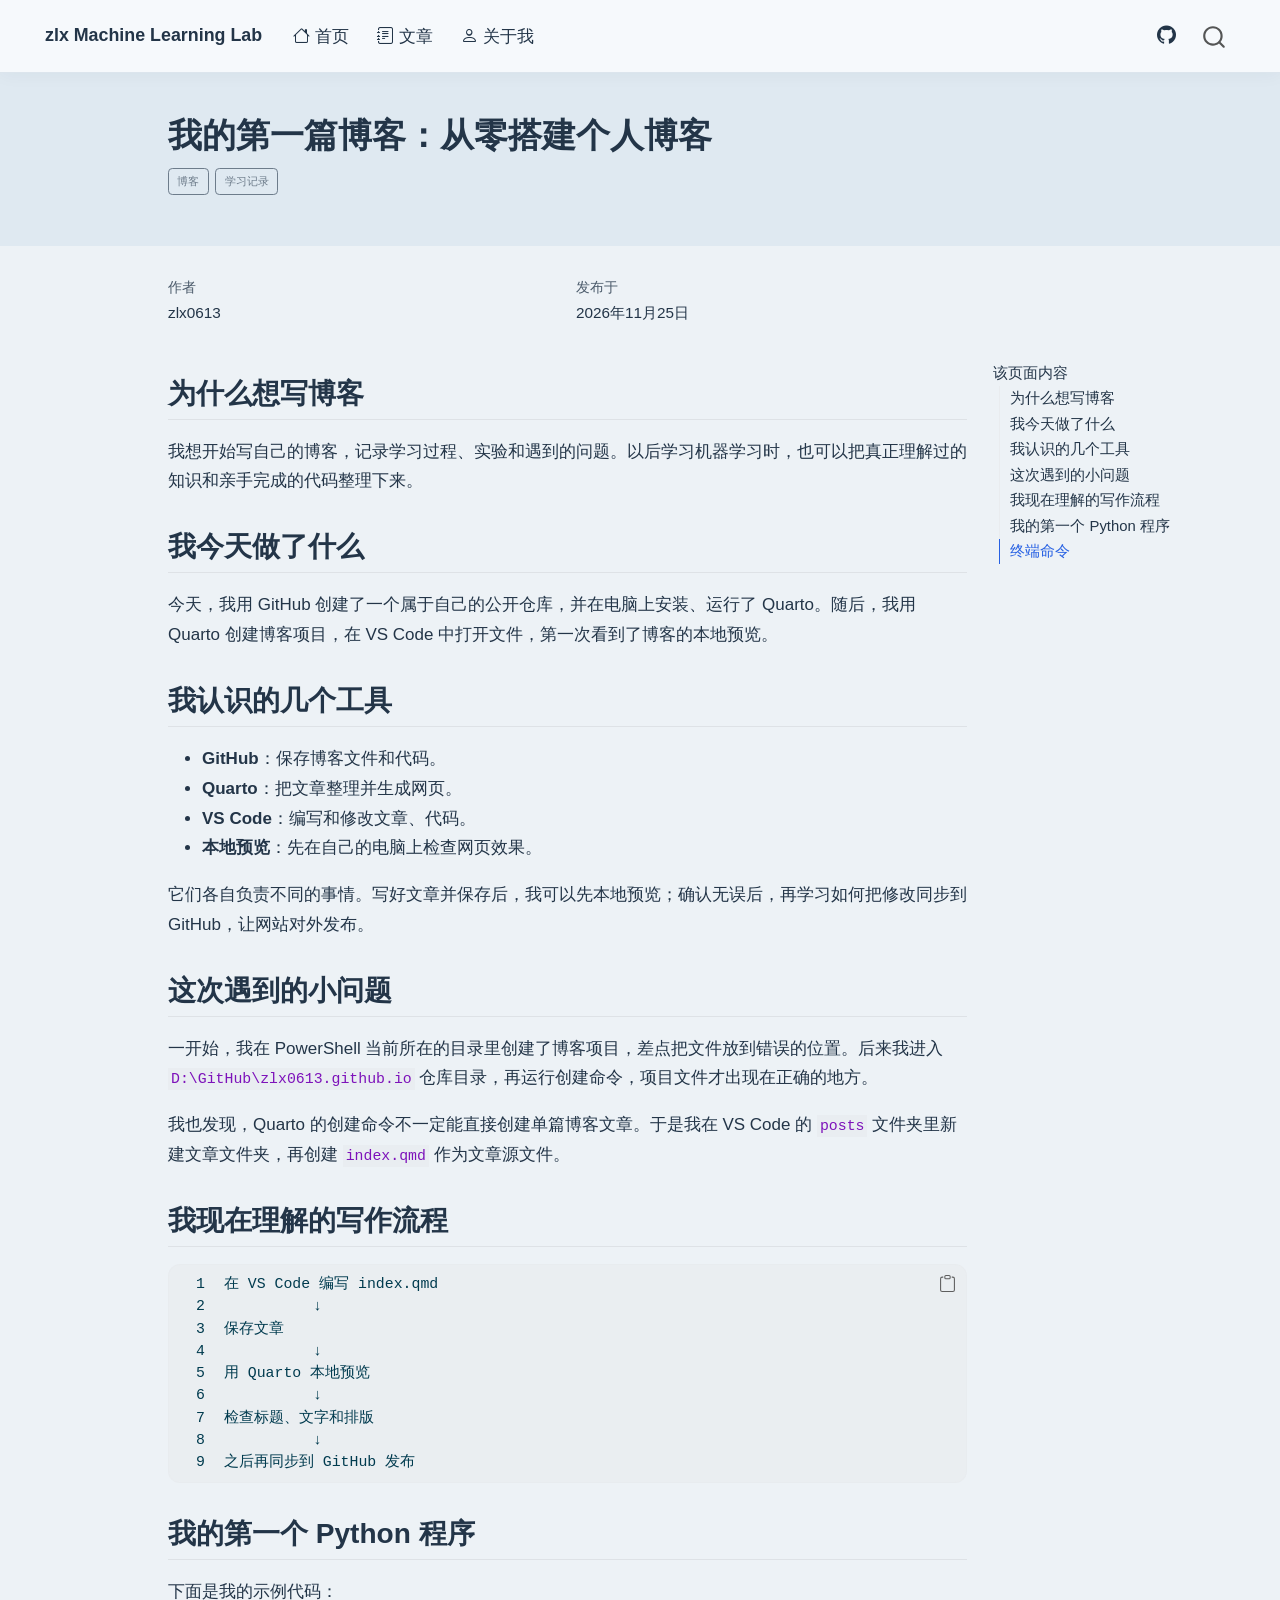
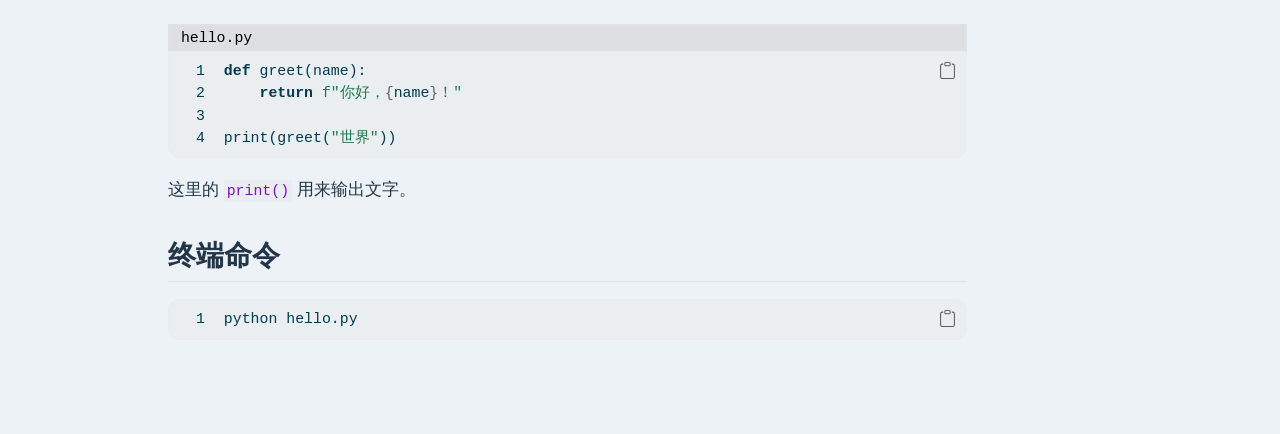
<file: docs/posts/my-first-post/index.html>
<!DOCTYPE html>
<html xmlns="http://www.w3.org/1999/xhtml" lang="zh-CN" xml:lang="zh-CN"><head>

<meta charset="utf-8">
<meta name="generator" content="quarto-1.11.9">

<meta name="viewport" content="width=device-width, initial-scale=1.0, user-scalable=yes">

<meta name="author" content="zlx0613">

<title>我的第一篇博客：从零搭建个人博客 – zlx Machine Learning Lab</title>
<style>
/* Default styles provided by pandoc.
** See https://pandoc.org/MANUAL.html#variables-for-html for config info.
*/
span.smallcaps{font-variant: small-caps;}
div.columns{display: flex; gap: 1.5em;}
div.column{flex: auto;}
@media screen {
div.columns{gap: min(4vw, 1.5em);}
div.column{overflow-x: auto;}
}
div.hanging-indent{margin-left: 1.5em; text-indent: -1.5em;}
ul.task-list{list-style: none;}
ul.task-list li input[type="checkbox"] {
  width: 0.8em;
  margin: 0 0.8em 0.2em -1em; /* quarto-specific, see https://github.com/quarto-dev/quarto-cli/issues/4556 */ 
  vertical-align: middle;
}
/* CSS for syntax highlighting */
html { -webkit-text-size-adjust: 100%; }
pre > code.sourceCode { white-space: pre; position: relative; }
pre > code.sourceCode > span { display: inline-block; line-height: 1.25; }
pre > code.sourceCode > span:empty { height: 1.2em; }
.sourceCode { overflow: visible; }
code.sourceCode > span { color: inherit; text-decoration: inherit; }
div.sourceCode { margin: 1em 0; }
pre.sourceCode { margin: 0; }
@media screen {
div.sourceCode { overflow: auto; }
}
@media print {
pre > code.sourceCode { white-space: pre-wrap; }
pre > code.sourceCode > span { text-indent: -5em; padding-left: 5em; }
}
pre.numberSource code
  { counter-reset: source-line 0; }
pre.numberSource code > span
  { position: relative; left: -4em; counter-increment: source-line; }
pre.numberSource code > span > a:first-child::before
  { content: counter(source-line);
    position: relative; left: -1em; text-align: right; vertical-align: baseline;
    border: none; display: inline-block;
    -webkit-touch-callout: none; -webkit-user-select: none;
    -khtml-user-select: none; -moz-user-select: none;
    -ms-user-select: none; user-select: none;
    padding: 0 4px; width: 4em;
  }
pre.numberSource { margin-left: 3em;  padding-left: 4px; }
div.sourceCode
  {   }
@media screen {
pre > code.sourceCode > span > a:first-child::before { text-decoration: underline; }
}
</style>


<script src="../../site_libs/quarto-nav/quarto-nav.js"></script>
<script src="../../site_libs/clipboard/clipboard.min.js"></script>
<script src="../../site_libs/quarto-search/autocomplete.umd.js"></script>
<script src="../../site_libs/quarto-search/fuse.min.js"></script>
<script src="../../site_libs/quarto-search/quarto-search.js"></script>
<meta name="quarto:offset" content="../../">
<script src="../../site_libs/quarto-html/quarto.js" type="module"></script>
<script src="../../site_libs/quarto-html/tabsets/tabsets.js" type="module"></script>
<script src="../../site_libs/quarto-html/scrollable-regions/scrollable-regions.js" type="module"></script>
<script src="../../site_libs/quarto-html/popper.min.js"></script>
<script src="../../site_libs/quarto-html/tippy.umd.min.js"></script>
<script src="../../site_libs/quarto-html/anchor.min.js"></script>
<link href="../../site_libs/quarto-html/tippy.css" rel="stylesheet">
<link href="../../site_libs/quarto-html/quarto-syntax-highlighting-63b5708e65d6cd79cd7618c58d0c21e7.css" rel="stylesheet" id="quarto-text-highlighting-styles">
<script src="../../site_libs/bootstrap/bootstrap.min.js"></script>
<link href="../../site_libs/bootstrap/bootstrap-icons.css" rel="stylesheet">
<link href="../../site_libs/bootstrap/bootstrap-8cd2f91d7adeeab3718b1a3729f2edce.min.css" rel="stylesheet" append-hash="true" id="quarto-bootstrap" data-mode="light">
<script id="quarto-search-options" type="application/json">{
  "location": "navbar",
  "copy-button": false,
  "collapse-after": 3,
  "panel-placement": "end",
  "type": "overlay",
  "limit": 50,
  "keyboard-shortcut": [
    "f",
    "/",
    "s"
  ],
  "show-item-context": false,
  "language": {
    "search-no-results-text": "没有结果",
    "search-matching-documents-text": "匹配的文档",
    "search-copy-link-title": "复制搜索链接",
    "search-hide-matches-text": "隐藏其它匹配结果",
    "search-more-match-text": "更多匹配结果",
    "search-more-matches-text": "更多匹配结果",
    "search-clear-button-title": "清除",
    "search-text-placeholder": "",
    "search-detached-cancel-button-title": "取消",
    "search-submit-button-title": "提交",
    "search-label": "搜索"
  }
}</script>


<link rel="stylesheet" href="../../styles.css">
</head>

<body class="nav-fixed quarto-light"><a id="quarto-skip-link" class="visually-hidden-focusable" href="#quarto-document-content">跳至主要内容</a>

<div id="quarto-search-results"></div>
  <header id="quarto-header" class="headroom fixed-top quarto-banner">
    <nav class="navbar navbar-expand-lg " data-bs-theme="dark" aria-label="网站">
      <div class="navbar-container container-fluid">
      <div class="navbar-brand-container mx-auto">
    <a class="navbar-brand" href="../../index.html">
    <span class="navbar-title">zlx Machine Learning Lab</span>
    </a>
  </div>
          <button class="navbar-toggler" type="button" data-bs-toggle="collapse" data-bs-target="#navbarCollapse" aria-controls="navbarCollapse" aria-expanded="false" aria-label="展开或折叠导航栏" onclick="if (window.quartoToggleHeadroom) { window.quartoToggleHeadroom(); }">
  <span class="navbar-toggler-icon"></span>
</button>
          <div class="collapse navbar-collapse" id="navbarCollapse">
            <ul class="navbar-nav navbar-nav-scroll me-auto">
  <li class="nav-item">
    <a class="nav-link" href="../../index.html"> <i class="bi bi-house" role="img">
</i> 
<span class="menu-text">首页</span></a>
  </li>  
  <li class="nav-item">
    <a class="nav-link" href="../../index.html#journal"> <i class="bi bi-journal-text" role="img">
</i> 
<span class="menu-text">文章</span></a>
  </li>  
  <li class="nav-item">
    <a class="nav-link" href="../../about.html"> <i class="bi bi-person" role="img">
</i> 
<span class="menu-text">关于我</span></a>
  </li>  
</ul>
            <ul class="navbar-nav navbar-nav-scroll ms-auto">
  <li class="nav-item compact">
    <a class="nav-link" href="https://github.com/zlx0613"> <i class="bi bi-github" role="img" aria-label="GitHub">
</i> 
<span class="menu-text"></span></a>
  </li>  
</ul>
          </div> <!-- /navcollapse -->
            <div class="quarto-navbar-tools">
</div>
            <div id="quarto-search" class="" title="搜索"></div>
      </div> <!-- /container-fluid -->
    </nav>
</header>
<!-- content -->
<header id="title-block-header" class="quarto-title-block default page-columns page-full">
  <div class="quarto-title-banner page-columns page-full">
    <div class="quarto-title column-body">
      <h1 class="title">我的第一篇博客：从零搭建个人博客</h1>
                                <div class="quarto-categories">
                <div class="quarto-category">博客</div>
                <div class="quarto-category">学习记录</div>
              </div>
                  </div>
  </div>
    
  
  <div class="quarto-title-meta">

      <div>
      <div class="quarto-title-meta-heading">作者</div>
      <div class="quarto-title-meta-contents">
               <p>zlx0613 </p>
            </div>
    </div>
      
      <div>
      <div class="quarto-title-meta-heading">发布于</div>
      <div class="quarto-title-meta-contents">
        <p class="date">2026年11月25日</p>
      </div>
    </div>
    
      
    </div>
    
  
  </header><div id="quarto-content" class="quarto-container page-columns page-rows-contents page-layout-article page-navbar">
<!-- sidebar -->
<!-- margin-sidebar -->
    <div id="quarto-margin-sidebar" class="sidebar margin-sidebar">
        <nav id="TOC" role="doc-toc" aria-labelledby="toc-title" class="toc-active">
    <h2 id="toc-title">该页面内容</h2>
   
  <ul>
  <li><a href="#为什么想写博客" id="toc-为什么想写博客" class="nav-link active" data-scroll-target="#为什么想写博客">为什么想写博客</a></li>
  <li><a href="#我今天做了什么" id="toc-我今天做了什么" class="nav-link" data-scroll-target="#我今天做了什么">我今天做了什么</a></li>
  <li><a href="#我认识的几个工具" id="toc-我认识的几个工具" class="nav-link" data-scroll-target="#我认识的几个工具">我认识的几个工具</a></li>
  <li><a href="#这次遇到的小问题" id="toc-这次遇到的小问题" class="nav-link" data-scroll-target="#这次遇到的小问题">这次遇到的小问题</a></li>
  <li><a href="#我现在理解的写作流程" id="toc-我现在理解的写作流程" class="nav-link" data-scroll-target="#我现在理解的写作流程">我现在理解的写作流程</a></li>
  <li><a href="#我的第一个-python-程序" id="toc-我的第一个-python-程序" class="nav-link" data-scroll-target="#我的第一个-python-程序">我的第一个 Python 程序</a></li>
  <li><a href="#终端命令" id="toc-终端命令" class="nav-link" data-scroll-target="#终端命令">终端命令</a></li>
  </ul>
</nav>
    </div>
<!-- main -->
<main class="content quarto-banner-title-block" id="quarto-document-content" tabindex="-1">





<section id="为什么想写博客" class="level2">
<h2 class="anchored" data-anchor-id="为什么想写博客">为什么想写博客</h2>
<p>我想开始写自己的博客，记录学习过程、实验和遇到的问题。以后学习机器学习时，也可以把真正理解过的知识和亲手完成的代码整理下来。</p>
</section>
<section id="我今天做了什么" class="level2">
<h2 class="anchored" data-anchor-id="我今天做了什么">我今天做了什么</h2>
<p>今天，我用 GitHub 创建了一个属于自己的公开仓库，并在电脑上安装、运行了 Quarto。随后，我用 Quarto 创建博客项目，在 VS Code 中打开文件，第一次看到了博客的本地预览。</p>
</section>
<section id="我认识的几个工具" class="level2">
<h2 class="anchored" data-anchor-id="我认识的几个工具">我认识的几个工具</h2>
<ul>
<li><strong>GitHub</strong>：保存博客文件和代码。</li>
<li><strong>Quarto</strong>：把文章整理并生成网页。</li>
<li><strong>VS Code</strong>：编写和修改文章、代码。</li>
<li><strong>本地预览</strong>：先在自己的电脑上检查网页效果。</li>
</ul>
<p>它们各自负责不同的事情。写好文章并保存后，我可以先本地预览；确认无误后，再学习如何把修改同步到 GitHub，让网站对外发布。</p>
</section>
<section id="这次遇到的小问题" class="level2">
<h2 class="anchored" data-anchor-id="这次遇到的小问题">这次遇到的小问题</h2>
<p>一开始，我在 PowerShell 当前所在的目录里创建了博客项目，差点把文件放到错误的位置。后来我进入 <code>D:\GitHub\zlx0613.github.io</code> 仓库目录，再运行创建命令，项目文件才出现在正确的地方。</p>
<p>我也发现，Quarto 的创建命令不一定能直接创建单篇博客文章。于是我在 VS Code 的 <code>posts</code> 文件夹里新建文章文件夹，再创建 <code>index.qmd</code> 作为文章源文件。</p>
</section>
<section id="我现在理解的写作流程" class="level2">
<h2 class="anchored" data-anchor-id="我现在理解的写作流程">我现在理解的写作流程</h2>
<div class="code-copy-outer-scaffold"><div class="sourceCode" id="cb1"><pre class="sourceCode numberSource text number-lines code-with-copy"><code class="sourceCode"><span id="cb1-1"><a href="#cb1-1" aria-label="1"></a>在 VS Code 编写 index.qmd</span>
<span id="cb1-2"><a href="#cb1-2" aria-label="2"></a>          ↓</span>
<span id="cb1-3"><a href="#cb1-3" aria-label="3"></a>保存文章</span>
<span id="cb1-4"><a href="#cb1-4" aria-label="4"></a>          ↓</span>
<span id="cb1-5"><a href="#cb1-5" aria-label="5"></a>用 Quarto 本地预览</span>
<span id="cb1-6"><a href="#cb1-6" aria-label="6"></a>          ↓</span>
<span id="cb1-7"><a href="#cb1-7" aria-label="7"></a>检查标题、文字和排版</span>
<span id="cb1-8"><a href="#cb1-8" aria-label="8"></a>          ↓</span>
<span id="cb1-9"><a href="#cb1-9" aria-label="9"></a>之后再同步到 GitHub 发布</span></code></pre></div><button title="复制到剪贴板" class="code-copy-button"><i class="bi"></i></button></div>
</section>
<section id="我的第一个-python-程序" class="level2">
<h2 class="anchored" data-anchor-id="我的第一个-python-程序">我的第一个 Python 程序</h2>
<p>下面是我的示例代码：</p>
<div class="code-with-filename">
<div class="code-with-filename-file">
<pre><strong>hello.py</strong></pre>
</div>
<div class="code-copy-outer-scaffold"><div class="sourceCode" id="cb2" data-filename="hello.py"><pre class="sourceCode numberSource python number-lines code-with-copy"><code class="sourceCode python"><span id="cb2-1"><a href="#cb2-1" aria-label="1"></a><span class="kw">def</span> greet(name):</span>
<span id="cb2-2"><a href="#cb2-2" aria-label="2"></a>    <span class="cf">return</span> <span class="ss">f"你好，</span><span class="sc">{</span>name<span class="sc">}</span><span class="ss">！"</span></span>
<span id="cb2-3"><a href="#cb2-3" aria-label="3"></a></span>
<span id="cb2-4"><a href="#cb2-4" aria-label="4"></a><span class="bu">print</span>(greet(<span class="st">"世界"</span>))</span></code></pre></div><button title="复制到剪贴板" class="code-copy-button"><i class="bi"></i></button></div>
</div>
<p>这里的 <code>print()</code> 用来输出文字。</p>
</section>
<section id="终端命令" class="level2">
<h2 class="anchored" data-anchor-id="终端命令">终端命令</h2>
<div class="code-copy-outer-scaffold"><div class="sourceCode" id="cb3"><pre class="sourceCode numberSource bash number-lines code-with-copy"><code class="sourceCode bash"><span id="cb3-1"><a href="#cb3-1" aria-label="1"></a><span class="ex">python</span> hello.py</span></code></pre></div><button title="复制到剪贴板" class="code-copy-button"><i class="bi"></i></button></div>


</section>

</main> <!-- /main -->
<script id="quarto-html-after-body" type="application/javascript">
  window.document.addEventListener("DOMContentLoaded", function (event) {
    const icon = "";
    const anchorJS = new window.AnchorJS();
    anchorJS.options = {
      placement: 'right',
      icon: icon
    };
    anchorJS.add('.anchored');
    const isCodeAnnotation = (el) => {
      for (const clz of el.classList) {
        if (clz.startsWith('code-annotation-')) {                     
          return true;
        }
      }
      return false;
    }
    const onCopySuccess = function(e) {
      // button target
      const button = e.trigger;
      // don't keep focus
      button.blur();
      // flash "checked"
      button.classList.add('code-copy-button-checked');
      var currentTitle = button.getAttribute("title");
      button.setAttribute("title", "已复制");
      let tooltip;
      if (window.bootstrap) {
        button.setAttribute("data-bs-toggle", "tooltip");
        button.setAttribute("data-bs-placement", "left");
        button.setAttribute("data-bs-title", "已复制");
        tooltip = new bootstrap.Tooltip(button, 
          { trigger: "manual", 
            customClass: "code-copy-button-tooltip",
            offset: [0, -8]});
        tooltip.show();    
      }
      setTimeout(function() {
        if (tooltip) {
          tooltip.hide();
          button.removeAttribute("data-bs-title");
          button.removeAttribute("data-bs-toggle");
          button.removeAttribute("data-bs-placement");
        }
        button.setAttribute("title", currentTitle);
        button.classList.remove('code-copy-button-checked');
      }, 1000);
      // clear code selection
      e.clearSelection();
    }
    const getTextToCopy = function(trigger) {
      const outerScaffold = trigger.parentElement.cloneNode(true);
      const codeEl = outerScaffold.querySelector('code');
      for (const childEl of codeEl.children) {
        if (isCodeAnnotation(childEl)) {
          childEl.remove();
        }
      }
      return codeEl.innerText;
    }
    const clipboard = new window.ClipboardJS('.code-copy-button:not([data-in-quarto-modal])', {
      text: getTextToCopy
    });
    clipboard.on('success', onCopySuccess);
    if (window.document.getElementById('quarto-embedded-source-code-modal')) {
      const clipboardModal = new window.ClipboardJS('.code-copy-button[data-in-quarto-modal]', {
        text: getTextToCopy,
        container: window.document.getElementById('quarto-embedded-source-code-modal')
      });
      clipboardModal.on('success', onCopySuccess);
    }
      var localhostRegex = new RegExp(/^(?:http|https):\/\/localhost\:?[0-9]*\//);
      var mailtoRegex = new RegExp(/^mailto:/);
        var filterRegex = new RegExp("https:\/\/zlx0613\.github\.io");
      var isInternal = (href) => {
          return filterRegex.test(href) || localhostRegex.test(href) || mailtoRegex.test(href);
      }
      // Inspect non-navigation links and adorn them if external
      window.quartoDecorateExternalLinks = function (root) {
     var links = (root || window.document).querySelectorAll('a[href]:not(.nav-link):not(.navbar-brand):not(.toc-action):not(.sidebar-link):not(.sidebar-item-toggle):not(.pagination-link):not(.no-external):not([aria-hidden]):not(.dropdown-item):not(.quarto-navigation-tool):not(.about-link)');
      for (var i=0; i<links.length; i++) {
        const link = links[i];
        if (!isInternal(link.href)) {
          // undo the damage that might have been done by quarto-nav.js in the case of
          // links that we want to consider external
          if (link.dataset.originalHref !== undefined) {
            link.href = link.dataset.originalHref;
          }
          if (!link.classList.contains('no-external-icon')) {
          }
        }
      }
      };
      window.quartoDecorateExternalLinks(window.document);
    // Esc closes the popup (WCAG 1.4.13) and focus leaving both trigger and
    // popup closes it (WCAG 2.4.11); tippy handles neither for interactive popups.
    const hideOnEscAndFocusOut = {
      name: 'hideOnEscAndFocusOut',
      defaultValue: true,
      fn(instance) {
        const dismiss = () => {
          // A show scheduled by the trigger delay would otherwise reopen it
          instance.clearDelayTimeouts();
          instance.hide();
        };
        const onKeyDown = (event) => {
          if (event.key !== 'Escape') {
            return;
          }
          // Keep Esc from also reaching page handlers (e.g. reveal.js overview),
          // except an open reveal.js slide menu, which Esc should close too.
          // The menu handles keys only when its keyboard option is on.
          const menuHandlesEsc = window.Reveal?.getPlugin?.('menu')?.isOpen() &&
            window.Reveal.getConfig().menu?.keyboard !== false;
          if (!menuHandlesEsc) {
            event.stopPropagation();
          }
          if (instance.popper.contains(window.document.activeElement)) {
            // Disabled while refocusing so the focus trigger does not reopen it
            instance.disable();
            instance.reference.focus();
            instance.enable();
          }
          dismiss();
        };
        const onFocusOut = (event) => {
          const target = event.relatedTarget;
          if (target && !instance.reference.contains(target) &&
              !instance.popper.contains(target)) {
            dismiss();
          }
        };
        // On the trigger too: a click trigger (code-annotations: select) has no
        // blur handling. Attached for the instance's lifetime so leaving the
        // trigger also cancels a show still pending on the trigger delay.
        instance.reference.addEventListener('focusout', onFocusOut);
        return {
          onShow() {
            window.document.addEventListener('keydown', onKeyDown, true);
            instance.popper.addEventListener('focusout', onFocusOut);
          },
          onHide() {
            window.document.removeEventListener('keydown', onKeyDown, true);
            instance.popper.removeEventListener('focusout', onFocusOut);
          },
          onDestroy() {
            instance.reference.removeEventListener('focusout', onFocusOut);
          },
        };
      },
    };
    function tippyHover(el, contentFn, onTriggerFn, onUntriggerFn) {
      const config = {
        allowHTML: true,
        maxWidth: 500,
        delay: 100,
        arrow: false,
        appendTo: function(el) {
            return el.parentElement;
        },
        interactive: true,
        interactiveBorder: 10,
        theme: 'quarto',
        placement: 'bottom-start',
        plugins: [hideOnEscAndFocusOut],
      };
      if (contentFn) {
        config.content = contentFn;
      }
      if (onTriggerFn) {
        config.onTrigger = onTriggerFn;
      }
      if (onUntriggerFn) {
        config.onUntrigger = onUntriggerFn;
      }
      window.tippy(el, config); 
    }
    const noterefs = window.document.querySelectorAll('a[role="doc-noteref"]');
    for (var i=0; i<noterefs.length; i++) {
      const ref = noterefs[i];
      tippyHover(ref, function() {
        // use id or data attribute instead here
        let href = ref.getAttribute('data-footnote-href') || ref.getAttribute('href');
        try { href = new URL(href).hash; } catch {}
        const id = href.replace(/^#\/?/, "");
        const note = window.document.getElementById(id);
        if (note) {
          return note.innerHTML;
        } else {
          return "";
        }
      });
    }
    const xrefs = window.document.querySelectorAll('a.quarto-xref');
    const processXRef = (id, note) => {
      // Strip column container classes
      const stripColumnClz = (el) => {
        el.classList.remove("page-full", "page-columns");
        if (el.children) {
          for (const child of el.children) {
            stripColumnClz(child);
          }
        }
      }
      stripColumnClz(note)
      if (id === null || id.startsWith('sec-')) {
        // Special case sections, only their first couple elements
        const container = document.createElement("div");
        if (note.children && note.children.length > 2) {
          container.appendChild(note.children[0].cloneNode(true));
          for (let i = 1; i < note.children.length; i++) {
            const child = note.children[i];
            if (child.tagName === "P" && child.innerText === "") {
              continue;
            } else {
              container.appendChild(child.cloneNode(true));
              break;
            }
          }
          if (window.Quarto?.typesetMath) {
            window.Quarto.typesetMath(container);
          }
          return container.innerHTML
        } else {
          if (window.Quarto?.typesetMath) {
            window.Quarto.typesetMath(note);
          }
          return note.innerHTML;
        }
      } else {
        // Remove any anchor links if they are present
        const anchorLink = note.querySelector('a.anchorjs-link');
        if (anchorLink) {
          anchorLink.remove();
        }
        if (window.Quarto?.typesetMath) {
          window.Quarto.typesetMath(note);
        }
        if (note.classList.contains("callout")) {
          return note.outerHTML;
        } else {
          return note.innerHTML;
        }
      }
    }
    for (var i=0; i<xrefs.length; i++) {
      const xref = xrefs[i];
      tippyHover(xref, undefined, function(instance) {
        instance.disable();
        let url = xref.getAttribute('href');
        let hash = undefined; 
        if (url.startsWith('#')) {
          hash = url;
        } else {
          try { hash = new URL(url).hash; } catch {}
        }
        if (hash) {
          const id = hash.replace(/^#\/?/, "");
          const note = window.document.getElementById(id);
          if (note !== null) {
            try {
              const html = processXRef(id, note.cloneNode(true));
              instance.setContent(html);
            } finally {
              instance.enable();
              instance.show();
            }
          } else {
            // See if we can fetch this
            fetch(url.split('#')[0])
            .then(res => res.text())
            .then(html => {
              const parser = new DOMParser();
              const htmlDoc = parser.parseFromString(html, "text/html");
              const note = htmlDoc.getElementById(id);
              if (note !== null) {
                const html = processXRef(id, note);
                instance.setContent(html);
              } 
            }).finally(() => {
              instance.enable();
              instance.show();
            });
          }
        } else {
          // See if we can fetch a full url (with no hash to target)
          // This is a special case and we should probably do some content thinning / targeting
          fetch(url)
          .then(res => res.text())
          .then(html => {
            const parser = new DOMParser();
            const htmlDoc = parser.parseFromString(html, "text/html");
            const note = htmlDoc.querySelector('main.content');
            if (note !== null) {
              // This should only happen for chapter cross references
              // (since there is no id in the URL)
              // remove the first header
              if (note.children.length > 0 && note.children[0].tagName === "HEADER") {
                note.children[0].remove();
              }
              const html = processXRef(null, note);
              instance.setContent(html);
            } 
          }).finally(() => {
            instance.enable();
            instance.show();
          });
        }
      }, function(instance) {
      });
    }
        let selectedAnnoteEl;
        const selectorForAnnotation = ( cell, annotation) => {
          let cellAttr = 'data-code-cell="' + cell + '"';
          let lineAttr = 'data-code-annotation="' +  annotation + '"';
          const selector = 'span[' + cellAttr + '][' + lineAttr + ']';
          return selector;
        }
        const selectCodeLines = (annoteEl) => {
          const doc = window.document;
          const targetCell = annoteEl.getAttribute("data-target-cell");
          const targetAnnotation = annoteEl.getAttribute("data-target-annotation");
          const annoteSpan = window.document.querySelector(selectorForAnnotation(targetCell, targetAnnotation));
          const lines = annoteSpan.getAttribute("data-code-lines").split(",");
          const lineIds = lines.map((line) => {
            return targetCell + "-" + line;
          })
          // Each band is positioned against its own containing block, which is
          // not the offsetParent of the lines, so place it from client rects.
          const placeBand = (band, firstEl, lastEl, codeBlock) => {
            const container = band.offsetParent;
            if (container === null) {
              return;
            }
            const containerRect = container.getBoundingClientRect();
            // Reveal.js scales slides with a transform, so convert client
            // pixels back to the CSS pixels of the container.
            const scale = containerRect.height / container.offsetHeight || 1;
            const firstRect = firstEl.getBoundingClientRect();
            const lastRect = lastEl.getBoundingClientRect();
            const top = (firstRect.top - containerRect.top) / scale - container.clientTop + container.scrollTop;
            const height = (lastRect.bottom - firstRect.top) / scale;
            band.style.top = top - 2 + "px";
            band.style.height = height + 4 + "px";
            if (codeBlock) {
              // Without the copy button wrapper, the containing block is wider
              // than the code block, so span the code block explicitly.
              const blockRect = codeBlock.getBoundingClientRect();
              band.style.left = (blockRect.left - containerRect.left) / scale - container.clientLeft + container.scrollLeft + "px";
              band.style.width = blockRect.width / scale + "px";
            }
          };
          if (lineIds.length > 0) {
            const el = window.document.getElementById(lineIds[0]);
            const lastEl = window.document.getElementById(lineIds[lineIds.length - 1]);
            const parent = el.parentElement.parentElement;
            // cook up a div (if necessary) and position it
            let div = window.document.getElementById("code-annotation-line-highlight");
            if (div === null) {
              div = window.document.createElement("div");
              div.setAttribute("id", "code-annotation-line-highlight");
              div.style.position = 'absolute';
              parent.appendChild(div);
            }
            placeBand(div, el, lastEl, parent.closest("div.sourceCode") || parent);
            let gutterDiv = window.document.getElementById("code-annotation-line-highlight-gutter");
            if (gutterDiv === null) {
              gutterDiv = window.document.createElement("div");
              gutterDiv.setAttribute("id", "code-annotation-line-highlight-gutter");
              gutterDiv.style.position = 'absolute';
              const codeCell = window.document.getElementById(targetCell);
              const gutter = codeCell.querySelector('.code-annotation-gutter');
              gutter.appendChild(gutterDiv);
            }
            placeBand(gutterDiv, el, lastEl);
            selectedAnnoteEl = annoteEl;
          }
        };
        const unselectCodeLines = () => {
          const elementsIds = ["code-annotation-line-highlight", "code-annotation-line-highlight-gutter"];
          elementsIds.forEach((elId) => {
            const div = window.document.getElementById(elId);
            if (div) {
              div.remove();
            }
          });
          selectedAnnoteEl = undefined;
        };
          // Handle positioning of the toggle
      window.addEventListener(
        "resize",
        throttle(() => {
          elRect = undefined;
          if (selectedAnnoteEl) {
            selectCodeLines(selectedAnnoteEl);
          }
        }, 10)
      );
      function throttle(fn, ms) {
      let throttle = false;
      let timer;
        return (...args) => {
          if(!throttle) { // first call gets through
              fn.apply(this, args);
              throttle = true;
          } else { // all the others get throttled
              if(timer) clearTimeout(timer); // cancel #2
              timer = setTimeout(() => {
                fn.apply(this, args);
                timer = throttle = false;
              }, ms);
          }
        };
      }
        // Attach click handler to the DT
        const annoteDls = window.document.querySelectorAll('dt[data-target-cell]');
        for (const annoteDlNode of annoteDls) {
          annoteDlNode.addEventListener('click', (event) => {
            const clickedEl = event.target;
            if (clickedEl !== selectedAnnoteEl) {
              unselectCodeLines();
              const activeEl = window.document.querySelector('dt[data-target-cell].code-annotation-active');
              if (activeEl) {
                activeEl.classList.remove('code-annotation-active');
              }
              selectCodeLines(clickedEl);
              clickedEl.classList.add('code-annotation-active');
            } else {
              // Unselect the line
              unselectCodeLines();
              clickedEl.classList.remove('code-annotation-active');
            }
          });
        }
    const findCites = (el) => {
      const parentEl = el.parentElement;
      if (parentEl) {
        const cites = parentEl.dataset.cites;
        if (cites) {
          return {
            el,
            cites: cites.split(' ')
          };
        } else {
          return findCites(el.parentElement)
        }
      } else {
        return undefined;
      }
    };
    var bibliorefs = window.document.querySelectorAll('a[role="doc-biblioref"]');
    for (var i=0; i<bibliorefs.length; i++) {
      const ref = bibliorefs[i];
      const citeInfo = findCites(ref);
      if (citeInfo) {
        tippyHover(citeInfo.el, function() {
          var popup = window.document.createElement('div');
          citeInfo.cites.forEach(function(cite) {
            var citeDiv = window.document.createElement('div');
            citeDiv.classList.add('hanging-indent');
            citeDiv.classList.add('csl-entry');
            var biblioDiv = window.document.getElementById('ref-' + cite);
            if (biblioDiv) {
              citeDiv.innerHTML = biblioDiv.innerHTML;
            }
            popup.appendChild(citeDiv);
          });
          return popup.innerHTML;
        });
      }
    }
  });
  </script>
  <script type="application/javascript">
  window.quartoScrollableRegionsLabels = {"code":"可滚动的代码","output":"可滚动的输出"};
  </script>
</div> <!-- /content -->
<script src="../../home.js"></script>




</body></html>
</file>
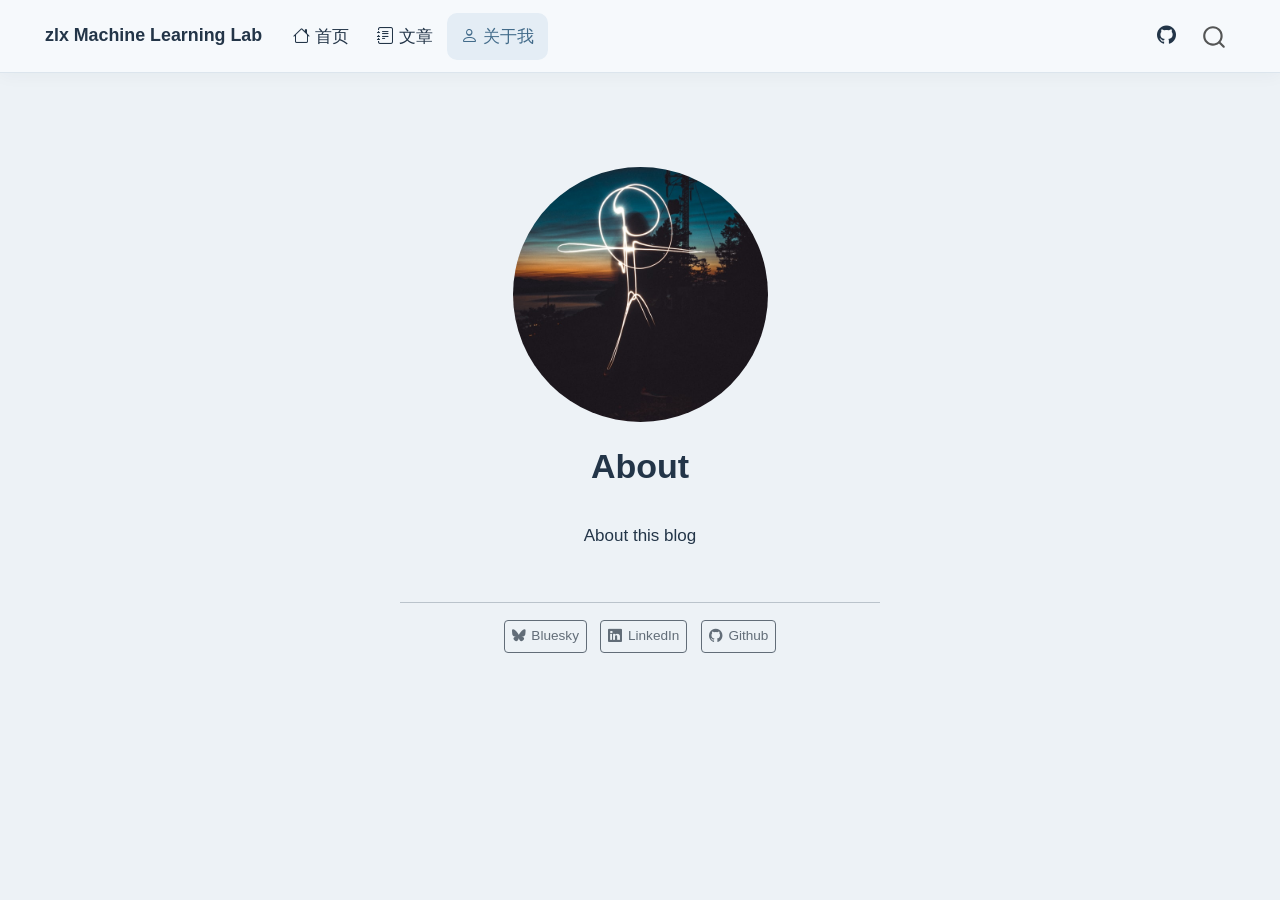
<file: docs/about.html>
<!DOCTYPE html>
<html xmlns="http://www.w3.org/1999/xhtml" lang="zh-CN" xml:lang="zh-CN"><head>

<meta charset="utf-8">
<meta name="generator" content="quarto-1.11.9">

<meta name="viewport" content="width=device-width, initial-scale=1.0, user-scalable=yes">


<title>About – zlx Machine Learning Lab</title>
<style>
/* Default styles provided by pandoc.
** See https://pandoc.org/MANUAL.html#variables-for-html for config info.
*/
span.smallcaps{font-variant: small-caps;}
div.columns{display: flex; gap: 1.5em;}
div.column{flex: auto;}
@media screen {
div.columns{gap: min(4vw, 1.5em);}
div.column{overflow-x: auto;}
}
div.hanging-indent{margin-left: 1.5em; text-indent: -1.5em;}
ul.task-list{list-style: none;}
ul.task-list li input[type="checkbox"] {
  width: 0.8em;
  margin: 0 0.8em 0.2em -1em; /* quarto-specific, see https://github.com/quarto-dev/quarto-cli/issues/4556 */ 
  vertical-align: middle;
}
</style>


<script src="site_libs/quarto-nav/quarto-nav.js"></script>
<script src="site_libs/clipboard/clipboard.min.js"></script>
<script src="site_libs/quarto-search/autocomplete.umd.js"></script>
<script src="site_libs/quarto-search/fuse.min.js"></script>
<script src="site_libs/quarto-search/quarto-search.js"></script>
<meta name="quarto:offset" content="./">
<script src="site_libs/quarto-html/quarto.js" type="module"></script>
<script src="site_libs/quarto-html/tabsets/tabsets.js" type="module"></script>
<script src="site_libs/quarto-html/scrollable-regions/scrollable-regions.js" type="module"></script>
<script src="site_libs/quarto-html/popper.min.js"></script>
<script src="site_libs/quarto-html/tippy.umd.min.js"></script>
<link href="site_libs/quarto-html/tippy.css" rel="stylesheet">
<link href="site_libs/quarto-html/quarto-syntax-highlighting-63b5708e65d6cd79cd7618c58d0c21e7.css" rel="stylesheet" id="quarto-text-highlighting-styles">
<script src="site_libs/bootstrap/bootstrap.min.js"></script>
<link href="site_libs/bootstrap/bootstrap-icons.css" rel="stylesheet">
<link href="site_libs/bootstrap/bootstrap-8cd2f91d7adeeab3718b1a3729f2edce.min.css" rel="stylesheet" append-hash="true" id="quarto-bootstrap" data-mode="light">
<script id="quarto-search-options" type="application/json">{
  "location": "navbar",
  "copy-button": false,
  "collapse-after": 3,
  "panel-placement": "end",
  "type": "overlay",
  "limit": 50,
  "keyboard-shortcut": [
    "f",
    "/",
    "s"
  ],
  "show-item-context": false,
  "language": {
    "search-no-results-text": "没有结果",
    "search-matching-documents-text": "匹配的文档",
    "search-copy-link-title": "复制搜索链接",
    "search-hide-matches-text": "隐藏其它匹配结果",
    "search-more-match-text": "更多匹配结果",
    "search-more-matches-text": "更多匹配结果",
    "search-clear-button-title": "清除",
    "search-text-placeholder": "",
    "search-detached-cancel-button-title": "取消",
    "search-submit-button-title": "提交",
    "search-label": "搜索"
  }
}</script>


<link rel="stylesheet" href="styles.css">
</head>

<body class="nav-fixed fullcontent quarto-light"><a id="quarto-skip-link" class="visually-hidden-focusable" href="#quarto-document-content">跳至主要内容</a>

<div id="quarto-search-results"></div>
  <header id="quarto-header" class="headroom fixed-top">
    <nav class="navbar navbar-expand-lg " data-bs-theme="dark" aria-label="网站">
      <div class="navbar-container container-fluid">
      <div class="navbar-brand-container mx-auto">
    <a class="navbar-brand" href="./index.html">
    <span class="navbar-title">zlx Machine Learning Lab</span>
    </a>
  </div>
          <button class="navbar-toggler" type="button" data-bs-toggle="collapse" data-bs-target="#navbarCollapse" aria-controls="navbarCollapse" aria-expanded="false" aria-label="展开或折叠导航栏" onclick="if (window.quartoToggleHeadroom) { window.quartoToggleHeadroom(); }">
  <span class="navbar-toggler-icon"></span>
</button>
          <div class="collapse navbar-collapse" id="navbarCollapse">
            <ul class="navbar-nav navbar-nav-scroll me-auto">
  <li class="nav-item">
    <a class="nav-link" href="./index.html"> <i class="bi bi-house" role="img">
</i> 
<span class="menu-text">首页</span></a>
  </li>  
  <li class="nav-item">
    <a class="nav-link" href="./index.html#journal"> <i class="bi bi-journal-text" role="img">
</i> 
<span class="menu-text">文章</span></a>
  </li>  
  <li class="nav-item">
    <a class="nav-link active" href="./about.html" aria-current="page"> <i class="bi bi-person" role="img">
</i> 
<span class="menu-text">关于我</span></a>
  </li>  
</ul>
            <ul class="navbar-nav navbar-nav-scroll ms-auto">
  <li class="nav-item compact">
    <a class="nav-link" href="https://github.com/zlx0613"> <i class="bi bi-github" role="img" aria-label="GitHub">
</i> 
<span class="menu-text"></span></a>
  </li>  
</ul>
          </div> <!-- /navcollapse -->
            <div class="quarto-navbar-tools">
</div>
            <div id="quarto-search" class="" title="搜索"></div>
      </div> <!-- /container-fluid -->
    </nav>
</header>
<!-- content -->
<div id="quarto-content" class="quarto-container page-columns page-rows-contents page-layout-article page-navbar">
<!-- sidebar -->
<!-- margin-sidebar -->
    
<!-- main -->
<div class="quarto-about-jolla">
  <img src="profile.jpg" class="about-image
  round " style="height: 15em; width: 15em;">
 <header id="title-block-header" class="quarto-title-block default">
<div class="quarto-title">
<h1 class="title">About</h1>
</div>
<div class="quarto-title-meta">
  </div>
</header><main class="content" id="quarto-document-content" tabindex="-1">
<p>About this blog</p>


</main> 
  <hr class="about-sep">
   <div class="about-links">
  <a href="https://bsky.app/" class="about-link" rel="" target="">
    <i class="bi bi-bluesky"></i>
     <span class="about-link-text">Bluesky</span>
  </a>
  <a href="https://linkedin.com" class="about-link" rel="" target="">
    <i class="bi bi-linkedin"></i>
     <span class="about-link-text">LinkedIn</span>
  </a>
  <a href="https://github.com" class="about-link" rel="" target="">
    <i class="bi bi-github"></i>
     <span class="about-link-text">Github</span>
  </a>
</div>
</div>
 <!-- /main -->
<script id="quarto-html-after-body" type="application/javascript">
  window.document.addEventListener("DOMContentLoaded", function (event) {
    const isCodeAnnotation = (el) => {
      for (const clz of el.classList) {
        if (clz.startsWith('code-annotation-')) {                     
          return true;
        }
      }
      return false;
    }
    const onCopySuccess = function(e) {
      // button target
      const button = e.trigger;
      // don't keep focus
      button.blur();
      // flash "checked"
      button.classList.add('code-copy-button-checked');
      var currentTitle = button.getAttribute("title");
      button.setAttribute("title", "已复制");
      let tooltip;
      if (window.bootstrap) {
        button.setAttribute("data-bs-toggle", "tooltip");
        button.setAttribute("data-bs-placement", "left");
        button.setAttribute("data-bs-title", "已复制");
        tooltip = new bootstrap.Tooltip(button, 
          { trigger: "manual", 
            customClass: "code-copy-button-tooltip",
            offset: [0, -8]});
        tooltip.show();    
      }
      setTimeout(function() {
        if (tooltip) {
          tooltip.hide();
          button.removeAttribute("data-bs-title");
          button.removeAttribute("data-bs-toggle");
          button.removeAttribute("data-bs-placement");
        }
        button.setAttribute("title", currentTitle);
        button.classList.remove('code-copy-button-checked');
      }, 1000);
      // clear code selection
      e.clearSelection();
    }
    const getTextToCopy = function(trigger) {
      const outerScaffold = trigger.parentElement.cloneNode(true);
      const codeEl = outerScaffold.querySelector('code');
      for (const childEl of codeEl.children) {
        if (isCodeAnnotation(childEl)) {
          childEl.remove();
        }
      }
      return codeEl.innerText;
    }
    const clipboard = new window.ClipboardJS('.code-copy-button:not([data-in-quarto-modal])', {
      text: getTextToCopy
    });
    clipboard.on('success', onCopySuccess);
    if (window.document.getElementById('quarto-embedded-source-code-modal')) {
      const clipboardModal = new window.ClipboardJS('.code-copy-button[data-in-quarto-modal]', {
        text: getTextToCopy,
        container: window.document.getElementById('quarto-embedded-source-code-modal')
      });
      clipboardModal.on('success', onCopySuccess);
    }
      var localhostRegex = new RegExp(/^(?:http|https):\/\/localhost\:?[0-9]*\//);
      var mailtoRegex = new RegExp(/^mailto:/);
        var filterRegex = new RegExp("https:\/\/zlx0613\.github\.io");
      var isInternal = (href) => {
          return filterRegex.test(href) || localhostRegex.test(href) || mailtoRegex.test(href);
      }
      // Inspect non-navigation links and adorn them if external
      window.quartoDecorateExternalLinks = function (root) {
     var links = (root || window.document).querySelectorAll('a[href]:not(.nav-link):not(.navbar-brand):not(.toc-action):not(.sidebar-link):not(.sidebar-item-toggle):not(.pagination-link):not(.no-external):not([aria-hidden]):not(.dropdown-item):not(.quarto-navigation-tool):not(.about-link)');
      for (var i=0; i<links.length; i++) {
        const link = links[i];
        if (!isInternal(link.href)) {
          // undo the damage that might have been done by quarto-nav.js in the case of
          // links that we want to consider external
          if (link.dataset.originalHref !== undefined) {
            link.href = link.dataset.originalHref;
          }
          if (!link.classList.contains('no-external-icon')) {
          }
        }
      }
      };
      window.quartoDecorateExternalLinks(window.document);
    // Esc closes the popup (WCAG 1.4.13) and focus leaving both trigger and
    // popup closes it (WCAG 2.4.11); tippy handles neither for interactive popups.
    const hideOnEscAndFocusOut = {
      name: 'hideOnEscAndFocusOut',
      defaultValue: true,
      fn(instance) {
        const dismiss = () => {
          // A show scheduled by the trigger delay would otherwise reopen it
          instance.clearDelayTimeouts();
          instance.hide();
        };
        const onKeyDown = (event) => {
          if (event.key !== 'Escape') {
            return;
          }
          // Keep Esc from also reaching page handlers (e.g. reveal.js overview),
          // except an open reveal.js slide menu, which Esc should close too.
          // The menu handles keys only when its keyboard option is on.
          const menuHandlesEsc = window.Reveal?.getPlugin?.('menu')?.isOpen() &&
            window.Reveal.getConfig().menu?.keyboard !== false;
          if (!menuHandlesEsc) {
            event.stopPropagation();
          }
          if (instance.popper.contains(window.document.activeElement)) {
            // Disabled while refocusing so the focus trigger does not reopen it
            instance.disable();
            instance.reference.focus();
            instance.enable();
          }
          dismiss();
        };
        const onFocusOut = (event) => {
          const target = event.relatedTarget;
          if (target && !instance.reference.contains(target) &&
              !instance.popper.contains(target)) {
            dismiss();
          }
        };
        // On the trigger too: a click trigger (code-annotations: select) has no
        // blur handling. Attached for the instance's lifetime so leaving the
        // trigger also cancels a show still pending on the trigger delay.
        instance.reference.addEventListener('focusout', onFocusOut);
        return {
          onShow() {
            window.document.addEventListener('keydown', onKeyDown, true);
            instance.popper.addEventListener('focusout', onFocusOut);
          },
          onHide() {
            window.document.removeEventListener('keydown', onKeyDown, true);
            instance.popper.removeEventListener('focusout', onFocusOut);
          },
          onDestroy() {
            instance.reference.removeEventListener('focusout', onFocusOut);
          },
        };
      },
    };
    function tippyHover(el, contentFn, onTriggerFn, onUntriggerFn) {
      const config = {
        allowHTML: true,
        maxWidth: 500,
        delay: 100,
        arrow: false,
        appendTo: function(el) {
            return el.parentElement;
        },
        interactive: true,
        interactiveBorder: 10,
        theme: 'quarto',
        placement: 'bottom-start',
        plugins: [hideOnEscAndFocusOut],
      };
      if (contentFn) {
        config.content = contentFn;
      }
      if (onTriggerFn) {
        config.onTrigger = onTriggerFn;
      }
      if (onUntriggerFn) {
        config.onUntrigger = onUntriggerFn;
      }
      window.tippy(el, config); 
    }
    const noterefs = window.document.querySelectorAll('a[role="doc-noteref"]');
    for (var i=0; i<noterefs.length; i++) {
      const ref = noterefs[i];
      tippyHover(ref, function() {
        // use id or data attribute instead here
        let href = ref.getAttribute('data-footnote-href') || ref.getAttribute('href');
        try { href = new URL(href).hash; } catch {}
        const id = href.replace(/^#\/?/, "");
        const note = window.document.getElementById(id);
        if (note) {
          return note.innerHTML;
        } else {
          return "";
        }
      });
    }
    const xrefs = window.document.querySelectorAll('a.quarto-xref');
    const processXRef = (id, note) => {
      // Strip column container classes
      const stripColumnClz = (el) => {
        el.classList.remove("page-full", "page-columns");
        if (el.children) {
          for (const child of el.children) {
            stripColumnClz(child);
          }
        }
      }
      stripColumnClz(note)
      if (id === null || id.startsWith('sec-')) {
        // Special case sections, only their first couple elements
        const container = document.createElement("div");
        if (note.children && note.children.length > 2) {
          container.appendChild(note.children[0].cloneNode(true));
          for (let i = 1; i < note.children.length; i++) {
            const child = note.children[i];
            if (child.tagName === "P" && child.innerText === "") {
              continue;
            } else {
              container.appendChild(child.cloneNode(true));
              break;
            }
          }
          if (window.Quarto?.typesetMath) {
            window.Quarto.typesetMath(container);
          }
          return container.innerHTML
        } else {
          if (window.Quarto?.typesetMath) {
            window.Quarto.typesetMath(note);
          }
          return note.innerHTML;
        }
      } else {
        // Remove any anchor links if they are present
        const anchorLink = note.querySelector('a.anchorjs-link');
        if (anchorLink) {
          anchorLink.remove();
        }
        if (window.Quarto?.typesetMath) {
          window.Quarto.typesetMath(note);
        }
        if (note.classList.contains("callout")) {
          return note.outerHTML;
        } else {
          return note.innerHTML;
        }
      }
    }
    for (var i=0; i<xrefs.length; i++) {
      const xref = xrefs[i];
      tippyHover(xref, undefined, function(instance) {
        instance.disable();
        let url = xref.getAttribute('href');
        let hash = undefined; 
        if (url.startsWith('#')) {
          hash = url;
        } else {
          try { hash = new URL(url).hash; } catch {}
        }
        if (hash) {
          const id = hash.replace(/^#\/?/, "");
          const note = window.document.getElementById(id);
          if (note !== null) {
            try {
              const html = processXRef(id, note.cloneNode(true));
              instance.setContent(html);
            } finally {
              instance.enable();
              instance.show();
            }
          } else {
            // See if we can fetch this
            fetch(url.split('#')[0])
            .then(res => res.text())
            .then(html => {
              const parser = new DOMParser();
              const htmlDoc = parser.parseFromString(html, "text/html");
              const note = htmlDoc.getElementById(id);
              if (note !== null) {
                const html = processXRef(id, note);
                instance.setContent(html);
              } 
            }).finally(() => {
              instance.enable();
              instance.show();
            });
          }
        } else {
          // See if we can fetch a full url (with no hash to target)
          // This is a special case and we should probably do some content thinning / targeting
          fetch(url)
          .then(res => res.text())
          .then(html => {
            const parser = new DOMParser();
            const htmlDoc = parser.parseFromString(html, "text/html");
            const note = htmlDoc.querySelector('main.content');
            if (note !== null) {
              // This should only happen for chapter cross references
              // (since there is no id in the URL)
              // remove the first header
              if (note.children.length > 0 && note.children[0].tagName === "HEADER") {
                note.children[0].remove();
              }
              const html = processXRef(null, note);
              instance.setContent(html);
            } 
          }).finally(() => {
            instance.enable();
            instance.show();
          });
        }
      }, function(instance) {
      });
    }
        let selectedAnnoteEl;
        const selectorForAnnotation = ( cell, annotation) => {
          let cellAttr = 'data-code-cell="' + cell + '"';
          let lineAttr = 'data-code-annotation="' +  annotation + '"';
          const selector = 'span[' + cellAttr + '][' + lineAttr + ']';
          return selector;
        }
        const selectCodeLines = (annoteEl) => {
          const doc = window.document;
          const targetCell = annoteEl.getAttribute("data-target-cell");
          const targetAnnotation = annoteEl.getAttribute("data-target-annotation");
          const annoteSpan = window.document.querySelector(selectorForAnnotation(targetCell, targetAnnotation));
          const lines = annoteSpan.getAttribute("data-code-lines").split(",");
          const lineIds = lines.map((line) => {
            return targetCell + "-" + line;
          })
          // Each band is positioned against its own containing block, which is
          // not the offsetParent of the lines, so place it from client rects.
          const placeBand = (band, firstEl, lastEl, codeBlock) => {
            const container = band.offsetParent;
            if (container === null) {
              return;
            }
            const containerRect = container.getBoundingClientRect();
            // Reveal.js scales slides with a transform, so convert client
            // pixels back to the CSS pixels of the container.
            const scale = containerRect.height / container.offsetHeight || 1;
            const firstRect = firstEl.getBoundingClientRect();
            const lastRect = lastEl.getBoundingClientRect();
            const top = (firstRect.top - containerRect.top) / scale - container.clientTop + container.scrollTop;
            const height = (lastRect.bottom - firstRect.top) / scale;
            band.style.top = top - 2 + "px";
            band.style.height = height + 4 + "px";
            if (codeBlock) {
              // Without the copy button wrapper, the containing block is wider
              // than the code block, so span the code block explicitly.
              const blockRect = codeBlock.getBoundingClientRect();
              band.style.left = (blockRect.left - containerRect.left) / scale - container.clientLeft + container.scrollLeft + "px";
              band.style.width = blockRect.width / scale + "px";
            }
          };
          if (lineIds.length > 0) {
            const el = window.document.getElementById(lineIds[0]);
            const lastEl = window.document.getElementById(lineIds[lineIds.length - 1]);
            const parent = el.parentElement.parentElement;
            // cook up a div (if necessary) and position it
            let div = window.document.getElementById("code-annotation-line-highlight");
            if (div === null) {
              div = window.document.createElement("div");
              div.setAttribute("id", "code-annotation-line-highlight");
              div.style.position = 'absolute';
              parent.appendChild(div);
            }
            placeBand(div, el, lastEl, parent.closest("div.sourceCode") || parent);
            let gutterDiv = window.document.getElementById("code-annotation-line-highlight-gutter");
            if (gutterDiv === null) {
              gutterDiv = window.document.createElement("div");
              gutterDiv.setAttribute("id", "code-annotation-line-highlight-gutter");
              gutterDiv.style.position = 'absolute';
              const codeCell = window.document.getElementById(targetCell);
              const gutter = codeCell.querySelector('.code-annotation-gutter');
              gutter.appendChild(gutterDiv);
            }
            placeBand(gutterDiv, el, lastEl);
            selectedAnnoteEl = annoteEl;
          }
        };
        const unselectCodeLines = () => {
          const elementsIds = ["code-annotation-line-highlight", "code-annotation-line-highlight-gutter"];
          elementsIds.forEach((elId) => {
            const div = window.document.getElementById(elId);
            if (div) {
              div.remove();
            }
          });
          selectedAnnoteEl = undefined;
        };
          // Handle positioning of the toggle
      window.addEventListener(
        "resize",
        throttle(() => {
          elRect = undefined;
          if (selectedAnnoteEl) {
            selectCodeLines(selectedAnnoteEl);
          }
        }, 10)
      );
      function throttle(fn, ms) {
      let throttle = false;
      let timer;
        return (...args) => {
          if(!throttle) { // first call gets through
              fn.apply(this, args);
              throttle = true;
          } else { // all the others get throttled
              if(timer) clearTimeout(timer); // cancel #2
              timer = setTimeout(() => {
                fn.apply(this, args);
                timer = throttle = false;
              }, ms);
          }
        };
      }
        // Attach click handler to the DT
        const annoteDls = window.document.querySelectorAll('dt[data-target-cell]');
        for (const annoteDlNode of annoteDls) {
          annoteDlNode.addEventListener('click', (event) => {
            const clickedEl = event.target;
            if (clickedEl !== selectedAnnoteEl) {
              unselectCodeLines();
              const activeEl = window.document.querySelector('dt[data-target-cell].code-annotation-active');
              if (activeEl) {
                activeEl.classList.remove('code-annotation-active');
              }
              selectCodeLines(clickedEl);
              clickedEl.classList.add('code-annotation-active');
            } else {
              // Unselect the line
              unselectCodeLines();
              clickedEl.classList.remove('code-annotation-active');
            }
          });
        }
    const findCites = (el) => {
      const parentEl = el.parentElement;
      if (parentEl) {
        const cites = parentEl.dataset.cites;
        if (cites) {
          return {
            el,
            cites: cites.split(' ')
          };
        } else {
          return findCites(el.parentElement)
        }
      } else {
        return undefined;
      }
    };
    var bibliorefs = window.document.querySelectorAll('a[role="doc-biblioref"]');
    for (var i=0; i<bibliorefs.length; i++) {
      const ref = bibliorefs[i];
      const citeInfo = findCites(ref);
      if (citeInfo) {
        tippyHover(citeInfo.el, function() {
          var popup = window.document.createElement('div');
          citeInfo.cites.forEach(function(cite) {
            var citeDiv = window.document.createElement('div');
            citeDiv.classList.add('hanging-indent');
            citeDiv.classList.add('csl-entry');
            var biblioDiv = window.document.getElementById('ref-' + cite);
            if (biblioDiv) {
              citeDiv.innerHTML = biblioDiv.innerHTML;
            }
            popup.appendChild(citeDiv);
          });
          return popup.innerHTML;
        });
      }
    }
  });
  </script>
  <script type="application/javascript">
  window.quartoScrollableRegionsLabels = {"code":"可滚动的代码","output":"可滚动的输出"};
  </script>
</div> <!-- /content -->
<script src="./home.js"></script>




</body></html>
</file>
<file: docs/site_libs/quarto-html/tippy.css>
.tippy-box[data-animation=fade][data-state=hidden]{opacity:0}[data-tippy-root]{max-width:calc(100vw - 10px)}.tippy-box{position:relative;background-color:#333;color:#fff;border-radius:4px;font-size:14px;line-height:1.4;white-space:normal;outline:0;transition-property:transform,visibility,opacity}.tippy-box[data-placement^=top]>.tippy-arrow{bottom:0}.tippy-box[data-placement^=top]>.tippy-arrow:before{bottom:-7px;left:0;border-width:8px 8px 0;border-top-color:initial;transform-origin:center top}.tippy-box[data-placement^=bottom]>.tippy-arrow{top:0}.tippy-box[data-placement^=bottom]>.tippy-arrow:before{top:-7px;left:0;border-width:0 8px 8px;border-bottom-color:initial;transform-origin:center bottom}.tippy-box[data-placement^=left]>.tippy-arrow{right:0}.tippy-box[data-placement^=left]>.tippy-arrow:before{border-width:8px 0 8px 8px;border-left-color:initial;right:-7px;transform-origin:center left}.tippy-box[data-placement^=right]>.tippy-arrow{left:0}.tippy-box[data-placement^=right]>.tippy-arrow:before{left:-7px;border-width:8px 8px 8px 0;border-right-color:initial;transform-origin:center right}.tippy-box[data-inertia][data-state=visible]{transition-timing-function:cubic-bezier(.54,1.5,.38,1.11)}.tippy-arrow{width:16px;height:16px;color:#333}.tippy-arrow:before{content:"";position:absolute;border-color:transparent;border-style:solid}.tippy-content{position:relative;padding:5px 9px;z-index:1}
</file>
<file: docs/site_libs/quarto-html/quarto-syntax-highlighting-63b5708e65d6cd79cd7618c58d0c21e7.css>
/* quarto syntax highlight colors */
:root {
  --quarto-hl-ot-color: #003B4F;
  --quarto-hl-at-color: #657422;
  --quarto-hl-ss-color: #20794D;
  --quarto-hl-an-color: #5E5E5E;
  --quarto-hl-fu-color: #4758AB;
  --quarto-hl-st-color: #20794D;
  --quarto-hl-cf-color: #003B4F;
  --quarto-hl-op-color: #5E5E5E;
  --quarto-hl-er-color: #AD0000;
  --quarto-hl-bn-color: #AD0000;
  --quarto-hl-al-color: #AD0000;
  --quarto-hl-va-color: #111111;
  --quarto-hl-bu-color: inherit;
  --quarto-hl-ex-color: inherit;
  --quarto-hl-pp-color: #AD0000;
  --quarto-hl-in-color: #5E5E5E;
  --quarto-hl-vs-color: #20794D;
  --quarto-hl-wa-color: #5E5E5E;
  --quarto-hl-do-color: #5E5E5E;
  --quarto-hl-im-color: #00769E;
  --quarto-hl-ch-color: #20794D;
  --quarto-hl-dt-color: #AD0000;
  --quarto-hl-fl-color: #AD0000;
  --quarto-hl-co-color: #5E5E5E;
  --quarto-hl-cv-color: #5E5E5E;
  --quarto-hl-cn-color: #8f5902;
  --quarto-hl-sc-color: #5E5E5E;
  --quarto-hl-dv-color: #AD0000;
  --quarto-hl-kw-color: #003B4F;
}

/* other quarto variables */
:root {
  --quarto-font-monospace: SFMono-Regular, Menlo, Monaco, Consolas, "Liberation Mono", "Courier New", monospace;
}

/* syntax highlight based on Pandoc's rules */
pre > code.sourceCode > span {
  color: #003B4F;
}

code.sourceCode > span {
  color: #003B4F;
}

div.sourceCode,
div.sourceCode pre.sourceCode {
  color: #003B4F;
}

/* Normal */
code span {
  color: #003B4F;
}

/* Alert */
code span.al {
  color: #AD0000;
  font-style: inherit;
}

/* Annotation */
code span.an {
  color: #5E5E5E;
  font-style: inherit;
}

/* Attribute */
code span.at {
  color: #657422;
  font-style: inherit;
}

/* BaseN */
code span.bn {
  color: #AD0000;
  font-style: inherit;
}

/* BuiltIn */
code span.bu {
  font-style: inherit;
}

/* ControlFlow */
code span.cf {
  color: #003B4F;
  font-weight: bold;
  font-style: inherit;
}

/* Char */
code span.ch {
  color: #20794D;
  font-style: inherit;
}

/* Constant */
code span.cn {
  color: #8f5902;
  font-style: inherit;
}

/* Comment */
code span.co {
  color: #5E5E5E;
  font-style: inherit;
}

/* CommentVar */
code span.cv {
  color: #5E5E5E;
  font-style: italic;
}

/* Documentation */
code span.do {
  color: #5E5E5E;
  font-style: italic;
}

/* DataType */
code span.dt {
  color: #AD0000;
  font-style: inherit;
}

/* DecVal */
code span.dv {
  color: #AD0000;
  font-style: inherit;
}

/* Error */
code span.er {
  color: #AD0000;
  font-style: inherit;
}

/* Extension */
code span.ex {
  font-style: inherit;
}

/* Float */
code span.fl {
  color: #AD0000;
  font-style: inherit;
}

/* Function */
code span.fu {
  color: #4758AB;
  font-style: inherit;
}

/* Import */
code span.im {
  color: #00769E;
  font-style: inherit;
}

/* Information */
code span.in {
  color: #5E5E5E;
  font-style: inherit;
}

/* Keyword */
code span.kw {
  color: #003B4F;
  font-weight: bold;
  font-style: inherit;
}

/* Operator */
code span.op {
  color: #5E5E5E;
  font-style: inherit;
}

/* Other */
code span.ot {
  color: #003B4F;
  font-style: inherit;
}

/* Preprocessor */
code span.pp {
  color: #AD0000;
  font-style: inherit;
}

/* SpecialChar */
code span.sc {
  color: #5E5E5E;
  font-style: inherit;
}

/* SpecialString */
code span.ss {
  color: #20794D;
  font-style: inherit;
}

/* String */
code span.st {
  color: #20794D;
  font-style: inherit;
}

/* Variable */
code span.va {
  color: #111111;
  font-style: inherit;
}

/* VerbatimString */
code span.vs {
  color: #20794D;
  font-style: inherit;
}

/* Warning */
code span.wa {
  color: #5E5E5E;
  font-style: italic;
}

.prevent-inlining {
  content: "</";
}

/*# sourceMappingURL=054cc16b9e9817627be6994582d2ffb5.css.map */
</file>
<file: docs/styles.css>
/* ===== 全站配色 ===== */
:root {
  --page-bg: #edf2f6;
  --card-bg: #ffffff;
  --soft-blue: #e8eff5;
  --text: #233548;
  --muted: #627588;
  --accent: #426b8a;
  --border: #dce5ed;
  --shadow: 0 10px 32px rgba(32, 52, 73, 0.06);

  --bs-body-color: var(--text);
  --bs-body-bg: var(--page-bg);
  --bs-link-color: var(--accent);
  --bs-link-hover-color: #243e58;
}

html {
  scroll-behavior: smooth;
  scroll-padding-top: 100px;
}

body {
  background: var(--page-bg);
  color: var(--text);
  font-family:
    "Segoe UI", "PingFang SC", "Microsoft YaHei", sans-serif;
  line-height: 1.75;
}

a {
  color: var(--accent);
  text-underline-offset: 0.2em;
}

a:hover {
  color: #243e58;
}

h1, h2, h3, h4 {
  color: var(--text);
}

button {
  font-family: inherit;
}

a:focus-visible,
button:focus-visible {
  outline: 3px solid #90acc4;
  outline-offset: 4px;
}

/* ===== 顶部导航 ===== */
#quarto-header {
  background: transparent;
}

.navbar {
  background: rgba(246, 249, 252, 0.96) !important;
  backdrop-filter: blur(16px);
  border-bottom: 1px solid var(--border);
  box-shadow: 0 3px 16px rgba(28, 48, 69, 0.04);
  padding: 0.65rem 0;
}

.navbar .navbar-container {
  max-width: 1640px;
  margin-inline: auto;
  padding-inline: 28px;
}

.navbar .navbar-brand {
  font-size: 1.05rem;
  font-weight: 700;
  color: var(--text) !important;
}

.navbar .nav-link,
#quarto-search {
  color: var(--text) !important;
}

.navbar .nav-link {
  border-radius: 10px;
  padding-inline: 0.8rem !important;
}

.navbar .nav-link:hover,
.navbar .nav-link.active {
  background: #e4edf5;
  color: var(--accent) !important;
}

/* ===== 普通文章页面 ===== */
.quarto-title-banner {
  background: #dfe9f1 !important;
  color: var(--text) !important;
}

.quarto-title-banner .title {
  color: var(--text) !important;
}

blockquote {
  background: #e5edf4;
  border-left: 3px solid #7f9cb4;
  padding: 0.8rem 1.2rem;
  border-radius: 0 12px 12px 0;
}

pre.sourceCode,
div.sourceCode {
  border-radius: 12px;
}

main p,
main li {
  overflow-wrap: anywhere;
}

/* ===== 首页使用完整宽度 ===== */
.home-page #title-block-header {
  display: none;
}

.home-page #quarto-content,
.home-page main.content {
  display: block !important;
  width: 100%;
  max-width: none;
  padding: 0 !important;
  margin: 0 !important;
}

.home-page #quarto-margin-sidebar,
.home-page #quarto-sidebar {
  display: none;
}

/* ===== 首页封面：完整显示，不裁切、不拉伸 ===== */
.home-hero {
  position: relative;
  isolation: isolate;
  width: 100%;
  background: #203348;
}

.home-hero-image {
  display: block;
  width: 100%;
  height: auto;
  max-width: none;
  margin: 0;
}

.home-hero::after {
  content: "";
  position: absolute;
  inset: 0;
  z-index: 0;
  background: rgba(8, 23, 40, 0.13);
  pointer-events: none;
}

.home-hero-copy {
  position: absolute;
  inset: 0;
  z-index: 1;
  display: flex;
  flex-direction: column;
  align-items: center;
  justify-content: center;
  text-align: center;
  color: white;
  padding: 18px;
}

.hero-eyebrow {
  font-size: clamp(0.6rem, 0.85vw, 0.85rem);
  letter-spacing: 0.3em;
  color: #e5edf5;
}

.home-hero-copy h1 {
  color: white;
  font-size: clamp(1.35rem, 3.2vw, 3.3rem);
  font-weight: 700;
  line-height: 1.25;
  margin: 16px 0 12px;
  text-shadow: 0 3px 20px rgba(12, 32, 59, 0.6);
}

.home-hero-copy p {
  font-size: clamp(0.8rem, 1.15vw, 1.1rem);
  color: #edf4fa;
  margin: 0 0 22px;
}

.hero-links {
  display: flex;
  gap: 12px;
}

.hero-links a {
  padding: 8px 18px;
  color: white;
  text-decoration: none;
  border: 1px solid rgba(241, 246, 251, 0.45);
  border-radius: 999px;
  background: rgba(239, 247, 255, 0.08);
  backdrop-filter: blur(8px);
  font-size: 0.85rem;
}

.hero-links a:hover {
  background: rgba(255, 255, 255, 0.2);
}

/* ===== 桌面三栏布局 ===== */
.home-grid {
  position: relative;
  display: grid;
  grid-template-columns: 244px minmax(0, 1fr) 258px;
  align-items: start;
  gap: 22px;
  width: min(1540px, calc(100% - 64px));
  margin: 30px auto 0;
}

.home-left,
.home-center,
.home-right {
  min-width: 0;
}

.home-left,
.home-right {
  display: grid;
  gap: 20px;
}

.widget {
  background: var(--card-bg);
  border: 1px solid #e4ebf1;
  border-radius: 20px;
  padding: 22px;
  box-shadow: var(--shadow);
}

.widget-title {
  position: relative;
  font-size: 1.03rem;
  font-weight: 700;
  margin: 0 0 20px;
  padding: 0 0 0 13px;
  border: 0;
}

.widget-title::before {
  content: "";
  position: absolute;
  left: 0;
  top: 0.3em;
  bottom: 0.25em;
  width: 3px;
  border-radius: 3px;
  background: #6b8da8;
}

/* ===== 左侧个人介绍 ===== */
.profile-widget {
  text-align: center;
  padding: 0 20px 20px;
  overflow: hidden;
}

.profile-cover {
  height: 78px;
  margin: 0 -20px;
  background: #dbe6ef;
  border-bottom: 1px solid #cddce8;
}

.profile-avatar {
  position: relative;
  display: grid;
  place-items: center;
  width: 88px;
  height: 88px;
  margin: -42px auto 14px;
  border: 5px solid white;
  border-radius: 50%;
  background: #6d89a2;
  color: white;
  font-size: 1.55rem;
  font-weight: 650;
  box-shadow: 0 4px 12px rgba(40, 65, 88, 0.1);
}

.profile-widget h2 {
  font-size: 1.25rem;
  font-weight: 700;
  margin: 0 0 12px;
  padding: 0;
  border: 0;
}

.profile-intro {
  font-size: 0.85rem;
  margin: 0 0 8px;
}

.profile-note {
  font-size: 0.78rem;
  line-height: 1.9;
  color: var(--muted);
  margin-bottom: 18px;
}

.profile-github {
  display: block;
  background: #e6eef5;
  border-radius: 10px;
  padding: 8px;
  font-size: 0.87rem;
  font-weight: 600;
  text-decoration: none;
}

.profile-counts {
  display: grid;
  grid-template-columns: 1fr 1fr;
  padding-top: 18px;
  margin-top: 18px;
  border-top: 1px solid var(--border);
}

.profile-counts strong {
  display: block;
  font-size: 1.25rem;
  line-height: 1.5;
}

.profile-counts span {
  color: var(--muted);
  font-size: 0.75rem;
}

.explore-widget a {
  display: flex;
  justify-content: space-between;
  padding: 9px 0;
  text-decoration: none;
  font-size: 0.86rem;
}

/* ===== 中间分类入口 ===== */
.journal-heading {
  display: flex;
  align-items: end;
  justify-content: space-between;
  gap: 12px;
  margin: 3px 2px 18px;
}

.section-eyebrow {
  color: #6a8399;
  font-size: 0.65rem;
  font-weight: 700;
  letter-spacing: 0.2em;
}

.journal-heading h2 {
  font-size: 1.3rem;
  font-weight: 700;
  border: 0;
  margin: 6px 0 0;
  padding: 0;
}

#article-summary {
  color: var(--muted);
  font-size: 0.78rem;
  white-space: nowrap;
}

.category-bar {
  display: flex;
  flex-wrap: wrap;
  gap: 8px;
  padding: 14px;
  margin-bottom: 20px;
  border-radius: 16px;
  background: white;
  border: 1px solid #e4ebf1;
}

.category-bar button {
  border: 0;
  padding: 6px 12px;
  border-radius: 9px;
  color: #506a80;
  background: #eff4f8;
  font-size: 0.8rem;
  cursor: pointer;
}

.category-bar button span {
  margin-left: 5px;
  font-size: 0.72rem;
  opacity: 0.8;
}

.category-bar button[aria-pressed="true"] {
  background: #4c718e;
  color: white;
}

/* ===== 文章卡片 ===== */
#listing-articles,
#listing-articles .list {
  margin: 0;
  padding: 0;
}

#listing-articles .quarto-post {
  display: flex !important;
  flex-direction: column;
  gap: 12px;
  background: white;
  border: 1px solid #e4ebf1 !important;
  border-radius: 20px;
  padding: 25px 28px !important;
  margin: 0 0 20px !important;
  box-shadow: var(--shadow);
}

#listing-articles .quarto-post:hover {
  border-color: #aac0d1 !important;
}

#listing-articles .quarto-post .body {
  width: 100% !important;
  flex: none;
  order: 0;
  padding: 0 !important;
}

#listing-articles .quarto-post .metadata {
  width: 100% !important;
  order: 1;
  margin: 0;
  padding: 0 !important;
  color: var(--muted);
  font-size: 0.76rem;
}

#listing-articles .metadata a {
  color: var(--muted);
}

#listing-articles .listing-title {
  font-size: clamp(1.02rem, 1.45vw, 1.34rem);
  font-weight: 700;
  line-height: 1.55;
  margin: 0 0 10px;
  border: 0;
  padding: 0;
}

#listing-articles .listing-title a {
  color: var(--text);
  text-decoration: none;
}

#listing-articles .listing-title a:hover {
  color: var(--accent);
}

#listing-articles .listing-description {
  font-size: 0.88rem;
  line-height: 1.95;
  color: var(--muted);
  margin-top: 12px;
}

#listing-articles .listing-description a {
  color: inherit;
  text-decoration: none;
}

#listing-articles .listing-categories {
  gap: 6px;
  margin: 0;
}

#listing-articles .listing-category {
  color: #58758e;
  background: #edf3f8;
  border: 0;
  padding: 3px 9px;
  border-radius: 999px;
  font-size: 0.7rem;
  cursor: pointer;
}

/* ===== 右侧统计 ===== */
.site-stats {
  margin: 0;
}

.site-stats > div {
  display: flex;
  justify-content: space-between;
  align-items: center;
  gap: 8px;
  margin: 13px 0;
}

.site-stats > div:last-child {
  margin-bottom: 0;
}

.site-stats dt {
  color: var(--muted);
  font-size: 0.8rem;
  font-weight: 400;
}

.site-stats dd {
  margin: 0;
  font-size: 0.84rem;
  font-weight: 650;
}

/* ===== 时钟 ===== */
#live-clock {
  display: block;
  font-size: 2rem;
  font-variant-numeric: tabular-nums;
  letter-spacing: 0.04em;
  line-height: 1.3;
  color: #345570;
}

#live-date {
  margin: 8px 0 2px;
  font-size: 0.8rem;
  color: var(--muted);
}

.timezone-note {
  font-size: 0.68rem;
  color: #8697a6;
}

/* ===== 日历 ===== */
.calendar-toolbar {
  display: flex;
  align-items: center;
  justify-content: space-between;
  margin-bottom: 16px;
}

.calendar-toolbar h2 {
  font-size: 0.98rem;
  font-weight: 700;
  border: 0;
  padding: 0;
  margin: 0;
}

.calendar-toolbar button {
  background: #edf3f8;
  color: #506c83;
  border: 0;
  border-radius: 8px;
  width: 27px;
  height: 29px;
  padding: 0;
  font-size: 1.3rem;
  line-height: 1;
  cursor: pointer;
}

.calendar-weekdays,
.calendar-days {
  display: grid;
  grid-template-columns: repeat(7, minmax(0, 1fr));
  text-align: center;
  gap: 3px;
}

.calendar-weekdays {
  color: #8393a2;
  font-size: 0.68rem;
  margin-bottom: 6px;
}

.calendar-days > * {
  position: relative;
  min-height: 29px;
  display: flex;
  align-items: center;
  justify-content: center;
  border-radius: 7px;
  font-size: 0.73rem;
  color: #536a7e;
  text-decoration: none;
}

.calendar-days .has-post {
  background: #e6eef5;
  font-weight: 700;
}

.calendar-days .has-post::after {
  content: "";
  width: 3px;
  height: 3px;
  background: #6386a1;
  border-radius: 50%;
  position: absolute;
  bottom: 3px;
}

.calendar-days .is-today {
  background: #4b6e8c;
  color: white;
}

.calendar-days .is-today::after {
  background: white;
}

.calendar-footer {
  display: flex;
  align-items: center;
  justify-content: space-between;
  gap: 6px;
  font-size: 0.6rem;
  color: #7a8e9f;
  margin-top: 14px;
}

.calendar-footer i {
  display: inline-block;
  width: 5px;
  height: 5px;
  border-radius: 50%;
  background: #6386a1;
  margin-right: 3px;
}

.calendar-footer button {
  padding: 0;
  border: 0;
  background: transparent;
  color: var(--accent);
  cursor: pointer;
  font-size: inherit;
}

/* ===== 页脚 ===== */
.home-footer {
  max-width: 1540px;
  margin: 36px auto 0;
  padding: 24px 32px;
  color: #7b8fa0;
  font-size: 0.74rem;
  border-top: 1px solid var(--border);
  display: flex;
  justify-content: space-between;
  gap: 10px;
}

/* ===== 平板布局 ===== */
@media (max-width: 1199px) {
  .home-grid {
    grid-template-columns: 215px minmax(0, 1fr);
    width: calc(100% - 40px);
    gap: 20px;
  }

  .home-right {
    grid-column: 1 / -1;
    grid-template-columns: repeat(3, minmax(0, 1fr));
    align-items: start;
  }
}

/* ===== 手机布局 ===== */
@media (max-width: 760px) {
  .navbar .navbar-container {
    padding-inline: 16px;
  }

  .navbar .navbar-brand {
    font-size: 0.9rem;
  }

  .home-grid {
    grid-template-columns: 1fr;
    width: calc(100% - 28px);
    margin-top: 20px;
    gap: 22px;
  }

  .home-center {
    grid-row: 1;
  }

  .home-left {
    grid-row: 2;
    grid-template-columns: repeat(2, minmax(0, 1fr));
    align-items: start;
    gap: 14px;
  }

  .home-right {
    grid-row: 3;
    grid-column: auto;
    grid-template-columns: repeat(2, minmax(0, 1fr));
    gap: 14px;
  }

  .calendar-widget {
    grid-column: 1 / -1;
  }

  .home-hero-copy h1 {
    font-size: clamp(1.05rem, 4.1vw, 1.8rem);
    margin: 10px 0 8px;
  }

  .home-hero-copy p {
    margin-bottom: 12px;
    font-size: 0.72rem;
  }

  .hero-eyebrow {
    font-size: 0.5rem;
    letter-spacing: 0.18em;
  }

  .hero-links a {
    padding: 5px 12px;
    font-size: 0.67rem;
  }

  .widget {
    padding: 18px;
  }

  .profile-widget {
    padding: 0 16px 18px;
  }

  .profile-cover {
    margin-inline: -16px;
  }

  #listing-articles .quarto-post {
    padding: 22px !important;
  }

  .home-footer {
    flex-direction: column;
    text-align: center;
  }
}

@media (max-width: 420px) {
  .home-left,
  .home-right {
    grid-template-columns: 1fr;
  }

  .hero-eyebrow {
    display: none;
  }

  .home-hero-copy {
    padding: 10px;
  }
}

@media (prefers-reduced-motion: reduce) {
  html {
    scroll-behavior: auto;
  }
}
/* 大屏幕上让三栏接近铺满页面 */
@media (min-width: 1200px) {
  .home-grid {
    width: calc(100% - 32px);
    max-width: none;
    grid-template-columns:
      clamp(280px, 18vw, 360px)
      minmax(0, 1fr)
      clamp(280px, 18vw, 360px);
    gap: 24px;
  }
}
.profile-avatar {
  width: min(260px, 100%);
  height: auto;
  aspect-ratio: 1 / 1;
  margin: -65px auto 20px;
  object-fit: cover;
}
</file>
